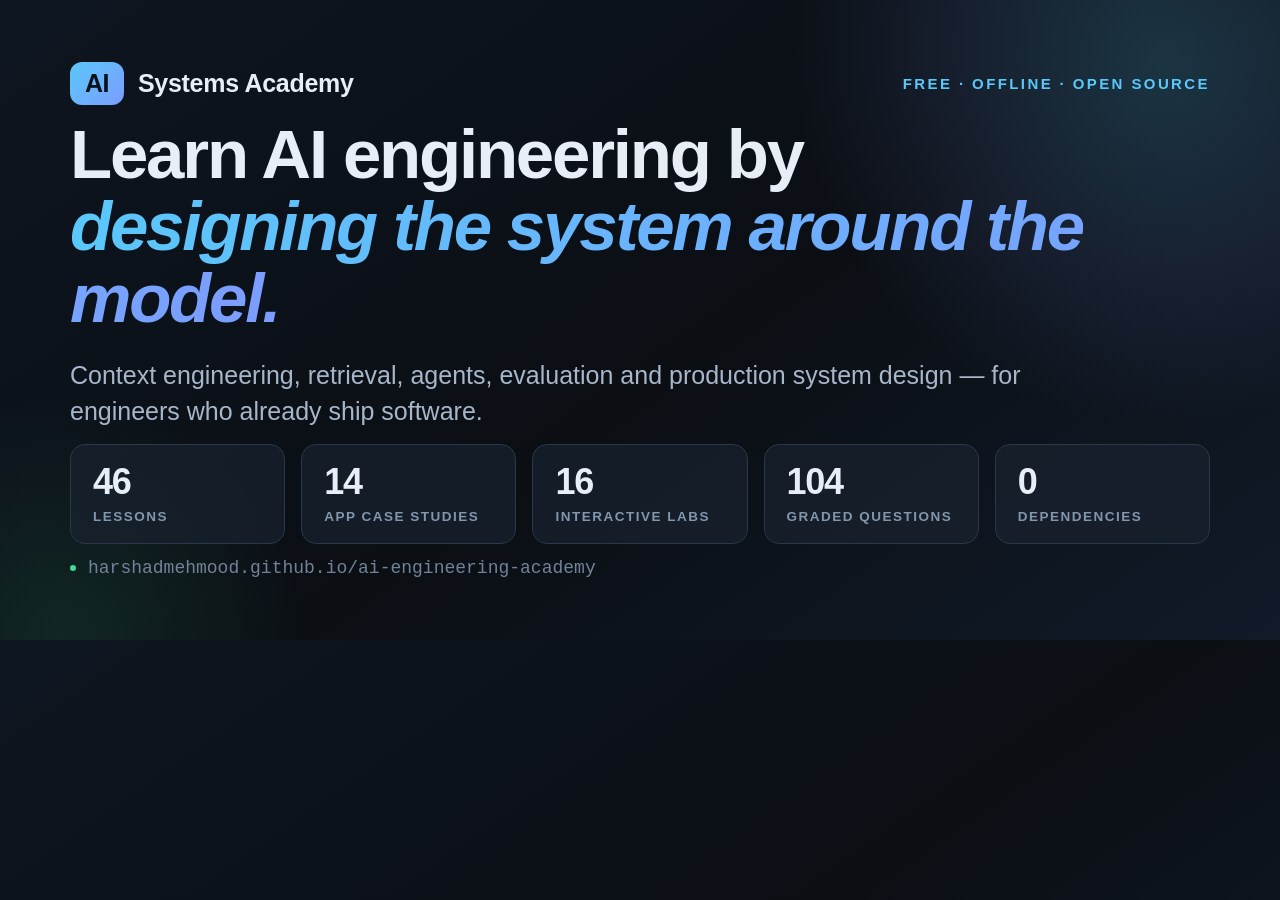
<file: docs/social-card.html>
<!doctype html>
<html><head><meta charset="utf-8">
<style>
  *{box-sizing:border-box;margin:0;padding:0}
  html,body{width:1280px;height:640px;overflow:hidden}
  body{
    background:linear-gradient(145deg,#0d1520 0%,#0b0f14 55%,#101a28 100%);
    color:#e8eef6;
    font-family:-apple-system,BlinkMacSystemFont,"Segoe UI",Helvetica,Arial,sans-serif;
    display:flex;flex-direction:column;justify-content:space-between;
    padding:62px 70px;position:relative;
  }
  .glow{position:absolute;width:760px;height:760px;right:-260px;top:-320px;
    background:radial-gradient(circle,rgba(90,200,250,.20) 0%,rgba(124,156,255,.09) 42%,transparent 68%);}
  .glow2{position:absolute;width:520px;height:520px;left:-200px;bottom:-260px;
    background:radial-gradient(circle,rgba(61,220,151,.11) 0%,transparent 66%);}
  .top{display:flex;align-items:center;gap:14px;position:relative}
  .mark{background:linear-gradient(135deg,#5ac8fa,#7c9cff);color:#04121b;font-weight:800;
    border-radius:12px;padding:7px 15px;font-size:25px;letter-spacing:-.5px}
  .brand{font-size:25px;font-weight:600;letter-spacing:-.3px}
  .kicker{margin-left:auto;font-size:15px;letter-spacing:2.4px;color:#5ac8fa;font-weight:700}
  h1{font-size:69px;line-height:1.04;letter-spacing:-2.2px;font-weight:750;position:relative}
  h1 em{font-style:italic;background:linear-gradient(100deg,#5ac8fa,#7c9cff);
    -webkit-background-clip:text;background-clip:text;color:transparent}
  .sub{font-size:25px;color:#a7b6c9;margin-top:22px;max-width:1010px;line-height:1.46;position:relative}
  .stats{display:flex;gap:16px;position:relative}
  .stat{flex:1;background:rgba(24,34,47,.72);border:1px solid #2a3849;border-radius:15px;
    padding:19px 22px}
  .stat b{display:block;font-size:36px;letter-spacing:-1.3px;line-height:1}
  .stat span{display:block;font-size:13.5px;color:#8296ad;text-transform:uppercase;
    letter-spacing:1.5px;margin-top:9px;font-weight:600}
  .foot{display:flex;align-items:center;gap:12px;font-size:18px;color:#71829a;
    position:relative;font-family:ui-monospace,SFMono-Regular,Menlo,monospace}
  .dot{width:6px;height:6px;border-radius:50%;background:#3ddc97;flex:none}
</style></head>
<body>
  <div class="glow"></div><div class="glow2"></div>

  <div class="top">
    <span class="mark">AI</span>
    <span class="brand">Systems Academy</span>
    <span class="kicker">FREE · OFFLINE · OPEN SOURCE</span>
  </div>

  <div>
    <h1>Learn AI engineering by<br><em>designing the system around the model.</em></h1>
    <div class="sub">Context engineering, retrieval, agents, evaluation and production system design — for engineers who already ship software.</div>
  </div>

  <div class="stats">
    <div class="stat"><b>46</b><span>Lessons</span></div>
    <div class="stat"><b>14</b><span>App case studies</span></div>
    <div class="stat"><b>16</b><span>Interactive labs</span></div>
    <div class="stat"><b>104</b><span>Graded questions</span></div>
    <div class="stat"><b>0</b><span>Dependencies</span></div>
  </div>

  <div class="foot"><span class="dot"></span>harshadmehmood.github.io/ai-engineering-academy</div>
</body></html>
</file>
